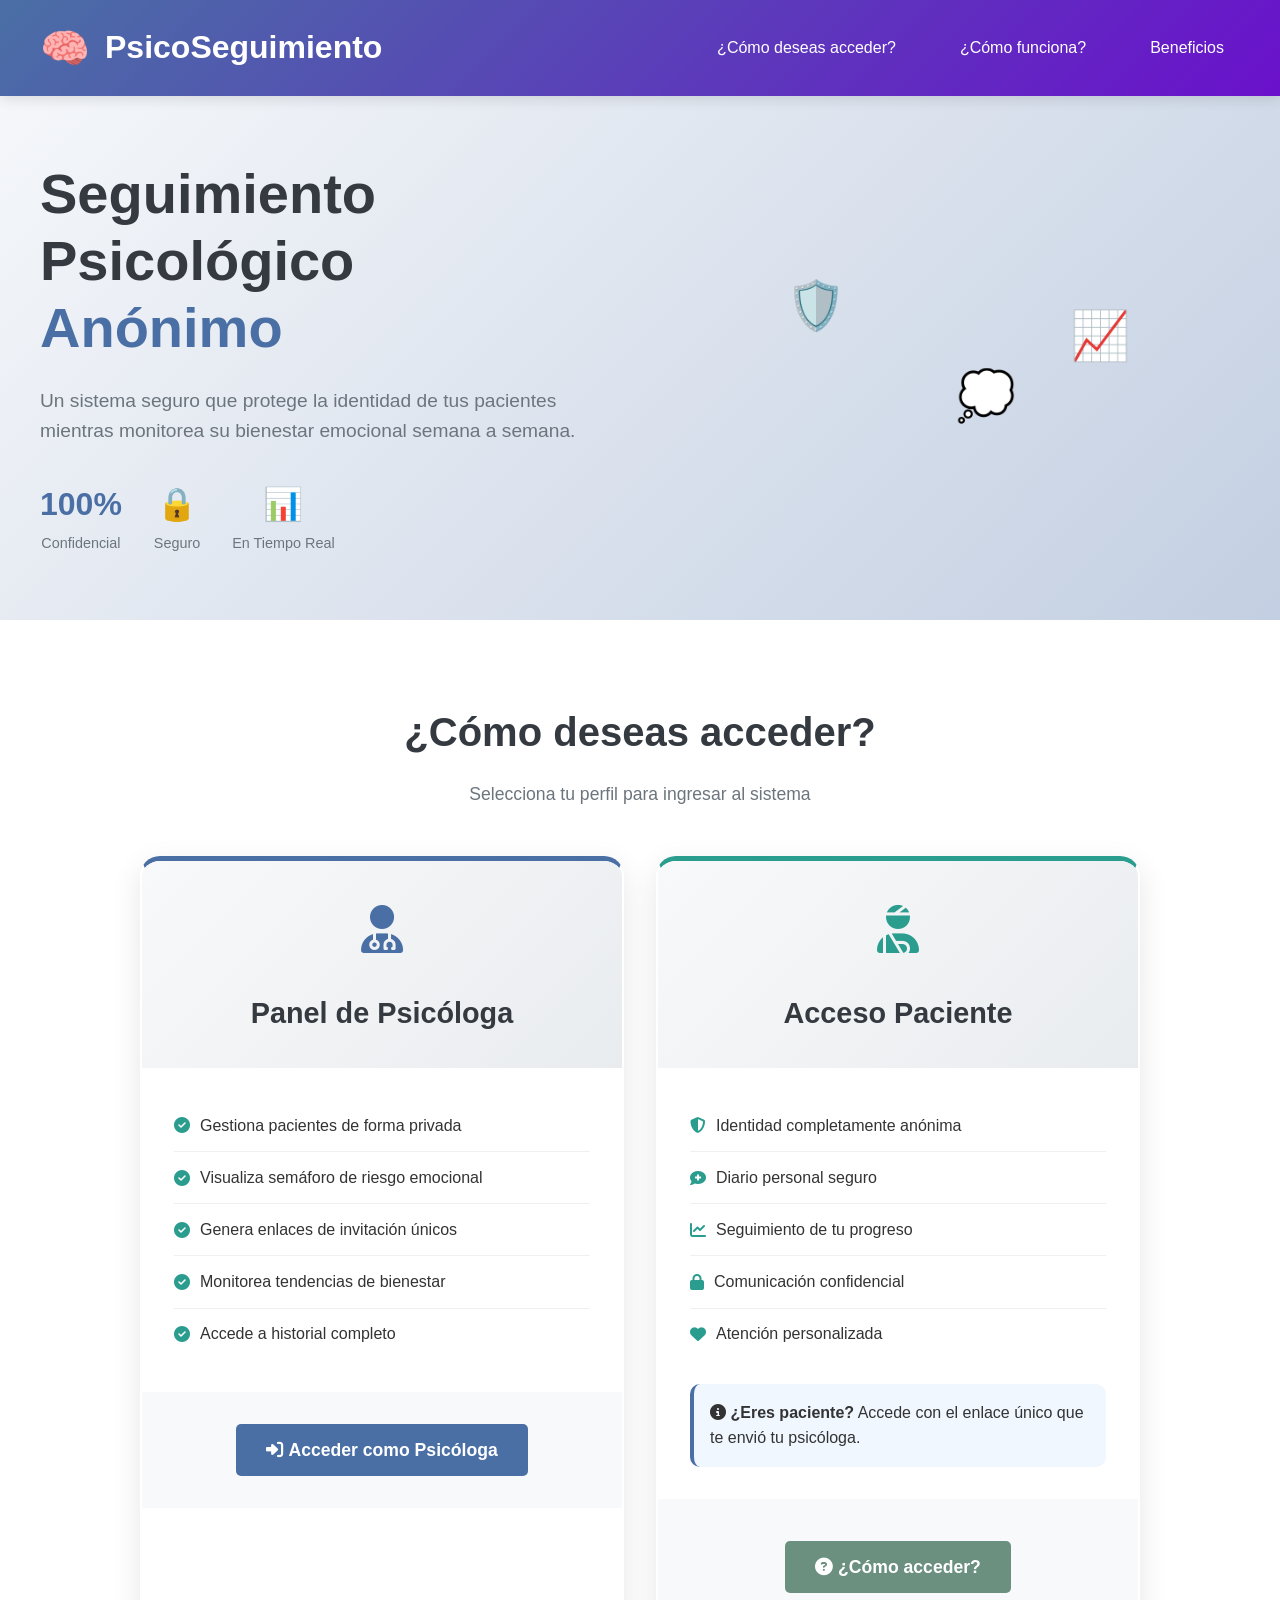
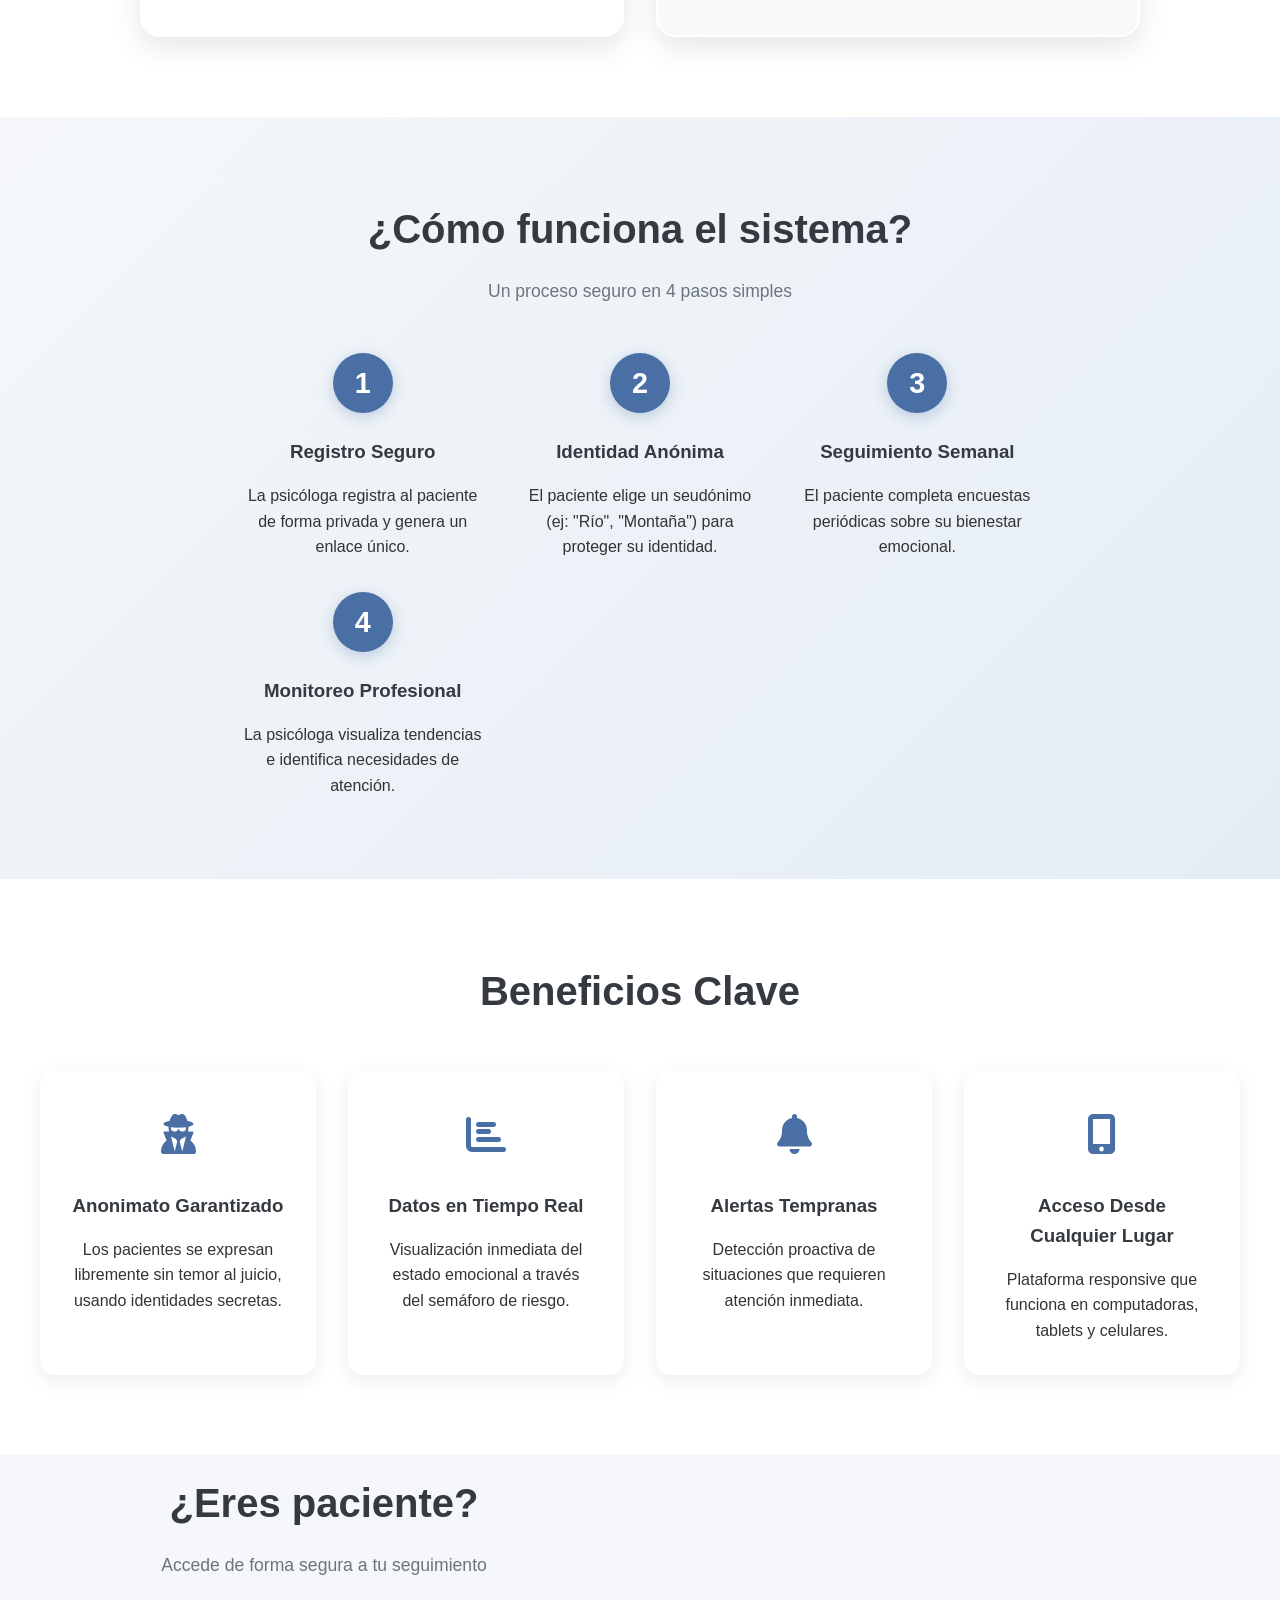
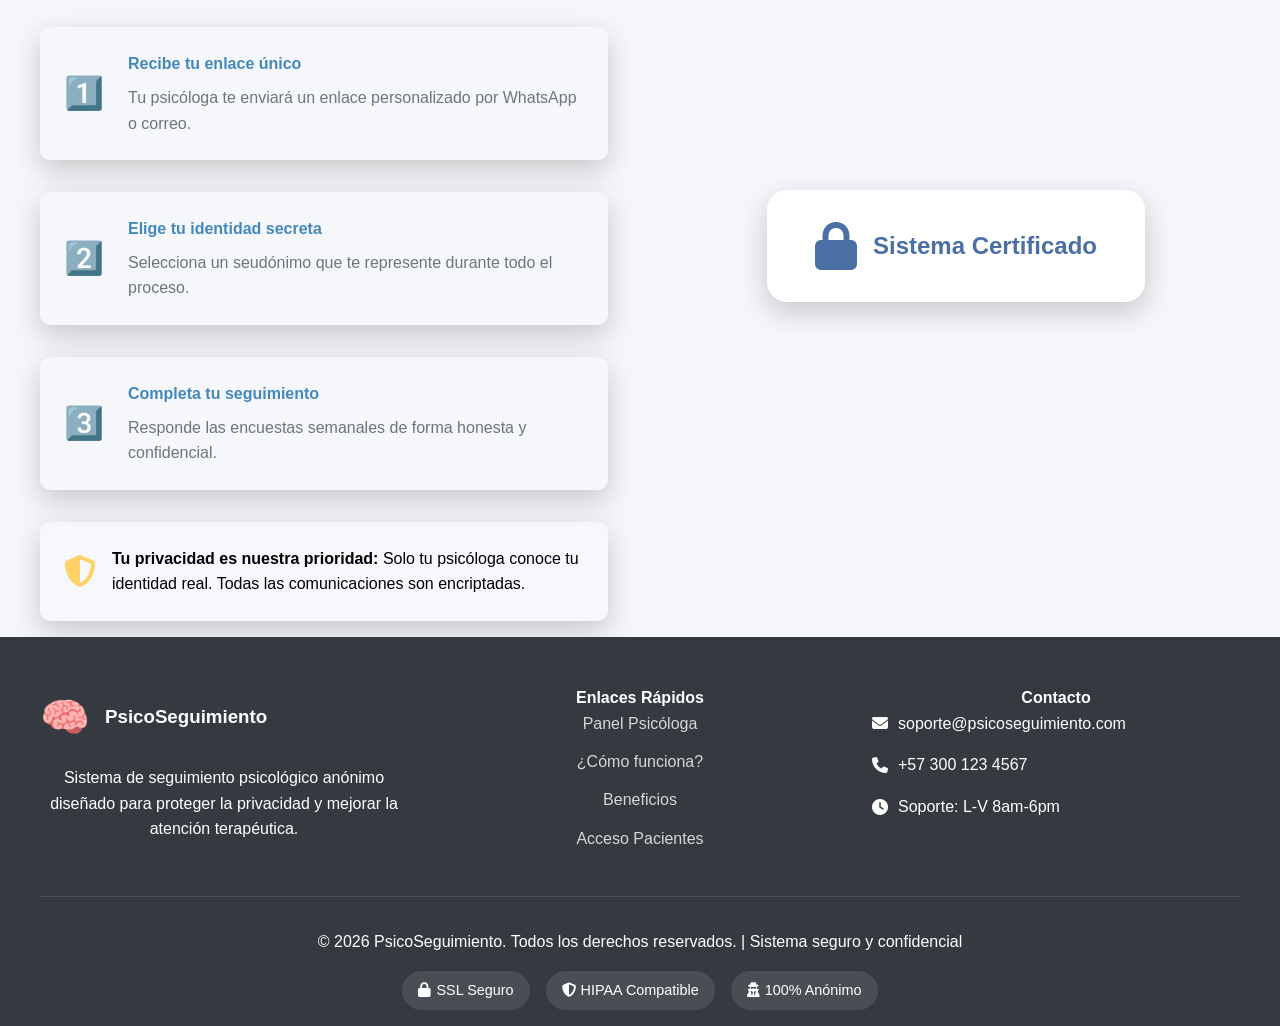
<file: seguimiento-psicologico-frontend/index.html>
<!DOCTYPE html>
<html lang="es">

<head>
    <meta charset="UTF-8">
    <meta name="viewport" content="width=device-width, initial-scale=1.0">
    <title>Sistema de Seguimiento Psicológico Anónimo</title>
    <link rel="stylesheet" href="css/styles.css">
    <link rel="stylesheet" href="css/auth-styles.css">
    <link rel="stylesheet" href="https://cdnjs.cloudflare.com/ajax/libs/font-awesome/6.4.0/css/all.min.css">
</head>

<body>
    <div class="index-container">
        <!-- Header con navegación -->
        <header class="index-header">
            <div class="header-content">
                <div class="logo">
                    <span class="logo-icon">🧠</span>
                    <h1>PsicoSeguimiento</h1>
                </div>
                <nav class="index-nav">
                    <a href="#roles" class="nav-link">¿Cómo deseas acceder?</a>
                    <a href="#como-funciona" class="nav-link">¿Cómo funciona?</a>
                    <a href="#beneficios" class="nav-link">Beneficios</a>
                </nav>
            </div>
        </header>

        <!-- Hero Section -->
        <section class="hero-section">
            <div class="hero-content">
                <div class="hero-text">
                    <h1 class="hero-title">Seguimiento Psicológico <span class="highlight">Anónimo</span></h1>
                    <p class="hero-subtitle">
                        Un sistema seguro que protege la identidad de tus pacientes mientras
                        monitorea su bienestar emocional semana a semana.
                    </p>
                    <div class="hero-stats">
                        <div class="stat">
                            <span class="stat-number">100%</span>
                            <span class="stat-label">Confidencial</span>
                        </div>
                        <div class="stat">
                            <span class="stat-number">🔒</span>
                            <span class="stat-label">Seguro</span>
                        </div>
                        <div class="stat">
                            <span class="stat-number">📊</span>
                            <span class="stat-label">En Tiempo Real</span>
                        </div>
                    </div>
                </div>
                <div class="hero-image">
                    <div class="floating-element">
                        <div class="element-1">🛡️</div>
                        <div class="element-2">💭</div>
                        <div class="element-3">📈</div>
                    </div>
                </div>
            </div>
        </section>

        <!-- Selección de Rol -->
        <section class="role-section" id="roles">
            <h2 class="section-title">¿Cómo deseas acceder?</h2>
            <p class="section-subtitle">Selecciona tu perfil para ingresar al sistema</p>

            <div class="role-cards">
                <div class="role-card psicologa-card">
                    <div class="card-header">
                        <div class="card-icon">
                            <i class="fas fa-user-md"></i>
                        </div>
                        <h3>Panel de Psicóloga</h3>
                    </div>
                    <div class="card-body">
                        <ul class="feature-list">
                            <li><i class="fas fa-check-circle"></i> Gestiona pacientes de forma privada</li>
                            <li><i class="fas fa-check-circle"></i> Visualiza semáforo de riesgo emocional</li>
                            <li><i class="fas fa-check-circle"></i> Genera enlaces de invitación únicos</li>
                            <li><i class="fas fa-check-circle"></i> Monitorea tendencias de bienestar</li>
                            <li><i class="fas fa-check-circle"></i> Accede a historial completo</li>
                        </ul>
                    </div>
                    <div class="card-footer">
                        <a href="pages/auth/login.html" class="btn btn-primary btn-lg">
                            <i class="fas fa-sign-in-alt"></i> Acceder como Psicóloga
                        </a>
                    </div>
                </div>

                <div class="role-card paciente-card">
                    <div class="card-header">
                        <div class="card-icon">
                            <i class="fas fa-user-injured"></i>
                        </div>
                        <h3>Acceso Paciente</h3>
                    </div>
                    <div class="card-body">
                        <ul class="feature-list">
                            <li><i class="fas fa-shield-alt"></i> Identidad completamente anónima</li>
                            <li><i class="fas fa-comment-medical"></i> Diario personal seguro</li>
                            <li><i class="fas fa-chart-line"></i> Seguimiento de tu progreso</li>
                            <li><i class="fas fa-lock"></i> Comunicación confidencial</li>
                            <li><i class="fas fa-heart"></i> Atención personalizada</li>
                        </ul>
                        <div class="patient-access-info">
                            <p><i class="fas fa-info-circle"></i> <strong>¿Eres paciente?</strong> Accede con el enlace
                                único que te envió tu psicóloga.</p>
                        </div>
                    </div>
                    <div class="card-footer">
                        <a href="#como-acceder" class="btn btn-secondary btn-lg">
                            <i class="fas fa-question-circle"></i> ¿Cómo acceder?
                        </a>
                    </div>
                </div>
            </div>
        </section>

        <!-- Cómo Funciona -->
        <section class="how-it-works" id="como-funciona">
            <h2 class="section-title">¿Cómo funciona el sistema?</h2>
            <p class="section-subtitle">Un proceso seguro en 4 pasos simples</p>

            <div class="steps-container">
                <div class="step">
                    <div class="step-number">1</div>
                    <div class="step-content">
                        <h3>Registro Seguro</h3>
                        <p>La psicóloga registra al paciente de forma privada y genera un enlace único.</p>
                    </div>
                </div>

                <div class="step">
                    <div class="step-number">2</div>
                    <div class="step-content">
                        <h3>Identidad Anónima</h3>
                        <p>El paciente elige un seudónimo (ej: "Río", "Montaña") para proteger su identidad.</p>
                    </div>
                </div>

                <div class="step">
                    <div class="step-number">3</div>
                    <div class="step-content">
                        <h3>Seguimiento Semanal</h3>
                        <p>El paciente completa encuestas periódicas sobre su bienestar emocional.</p>
                    </div>
                </div>

                <div class="step">
                    <div class="step-number">4</div>
                    <div class="step-content">
                        <h3>Monitoreo Profesional</h3>
                        <p>La psicóloga visualiza tendencias e identifica necesidades de atención.</p>
                    </div>
                </div>
            </div>
        </section>

        <!-- Beneficios -->
        <section class="benefits-section" id="beneficios">
            <h2 class="section-title">Beneficios Clave</h2>

            <div class="benefits-grid">
                <div class="benefit-card">
                    <div class="benefit-icon">
                        <i class="fas fa-user-secret"></i>
                    </div>
                    <h3>Anonimato Garantizado</h3>
                    <p>Los pacientes se expresan libremente sin temor al juicio, usando identidades secretas.</p>
                </div>

                <div class="benefit-card">
                    <div class="benefit-icon">
                        <i class="fas fa-chart-bar"></i>
                    </div>
                    <h3>Datos en Tiempo Real</h3>
                    <p>Visualización inmediata del estado emocional a través del semáforo de riesgo.</p>
                </div>

                <div class="benefit-card">
                    <div class="benefit-icon">
                        <i class="fas fa-bell"></i>
                    </div>
                    <h3>Alertas Tempranas</h3>
                    <p>Detección proactiva de situaciones que requieren atención inmediata.</p>
                </div>

                <div class="benefit-card">
                    <div class="benefit-icon">
                        <i class="fas fa-mobile-alt"></i>
                    </div>
                    <h3>Acceso Desde Cualquier Lugar</h3>
                    <p>Plataforma responsive que funciona en computadoras, tablets y celulares.</p>
                </div>
            </div>
        </section>

        <!-- Información para Pacientes -->
        <section class="patient-info" id="como-acceder">
            <div class="patient-info-content">
                <div class="info-text">
                    <h2 class="section-title">¿Eres paciente?</h2>
                    <p class="section-subtitle">Accede de forma segura a tu seguimiento</p>

                    <div class="access-steps">
                        <div class="access-step">
                            <span class="step-icon">1️⃣</span>
                            <div>
                                <h4>Recibe tu enlace único</h4>
                                <p>Tu psicóloga te enviará un enlace personalizado por WhatsApp o correo.</p>
                            </div>
                        </div>

                        <div class="access-step">
                            <span class="step-icon">2️⃣</span>
                            <div>
                                <h4>Elige tu identidad secreta</h4>
                                <p>Selecciona un seudónimo que te represente durante todo el proceso.</p>
                            </div>
                        </div>

                        <div class="access-step">
                            <span class="step-icon">3️⃣</span>
                            <div>
                                <h4>Completa tu seguimiento</h4>
                                <p>Responde las encuestas semanales de forma honesta y confidencial.</p>
                            </div>
                        </div>
                    </div>

                    <div class="security-notice">
                        <i class="fas fa-shield-alt"></i>
                        <p><strong>Tu privacidad es nuestra prioridad:</strong> Solo tu psicóloga conoce tu identidad
                            real. Todas las comunicaciones son encriptadas.</p>
                    </div>
                </div>

                <div class="info-image">
                    <div class="secure-badge">
                        <i class="fas fa-lock"></i>
                        <span>Sistema Certificado</span>
                    </div>
                </div>
            </div>
        </section>

        <!-- Footer -->
        <footer class="index-footer">
            <div class="footer-content">
                <div class="footer-section">
                    <div class="footer-logo">
                        <span class="logo-icon">🧠</span>
                        <h3>PsicoSeguimiento</h3>
                    </div>
                    <p>Sistema de seguimiento psicológico anónimo diseñado para proteger la privacidad y mejorar la
                        atención terapéutica.</p>
                </div>

                <div class="footer-section">
                    <h4>Enlaces Rápidos</h4>
                    <ul class="footer-links">
                        <li><a href="pages/auth/login.html">Panel Psicóloga</a></li>
                        <li><a href="#como-funciona">¿Cómo funciona?</a></li>
                        <li><a href="#beneficios">Beneficios</a></li>
                        <li><a href="#como-acceder">Acceso Pacientes</a></li>
                    </ul>
                </div>

                <div class="footer-section">
                    <h4>Contacto</h4>
                    <ul class="contact-info">
                        <li><i class="fas fa-envelope"></i> soporte@psicoseguimiento.com</li>
                        <li><i class="fas fa-phone"></i> +57 300 123 4567</li>
                        <li><i class="fas fa-clock"></i> Soporte: L-V 8am-6pm</li>
                    </ul>
                </div>
            </div>

            <div class="footer-bottom">
                <p>© 2026 PsicoSeguimiento. Todos los derechos reservados. | Sistema seguro y confidencial</p>
                <div class="footer-badges">
                    <span class="badge"><i class="fas fa-lock"></i> SSL Seguro</span>
                    <span class="badge"><i class="fas fa-shield-alt"></i> HIPAA Compatible</span>
                    <span class="badge"><i class="fas fa-user-secret"></i> 100% Anónimo</span>
                </div>
            </div>
        </footer>
    </div>

     <script src="js/index.js"></script>
</body>

</html>
</file>
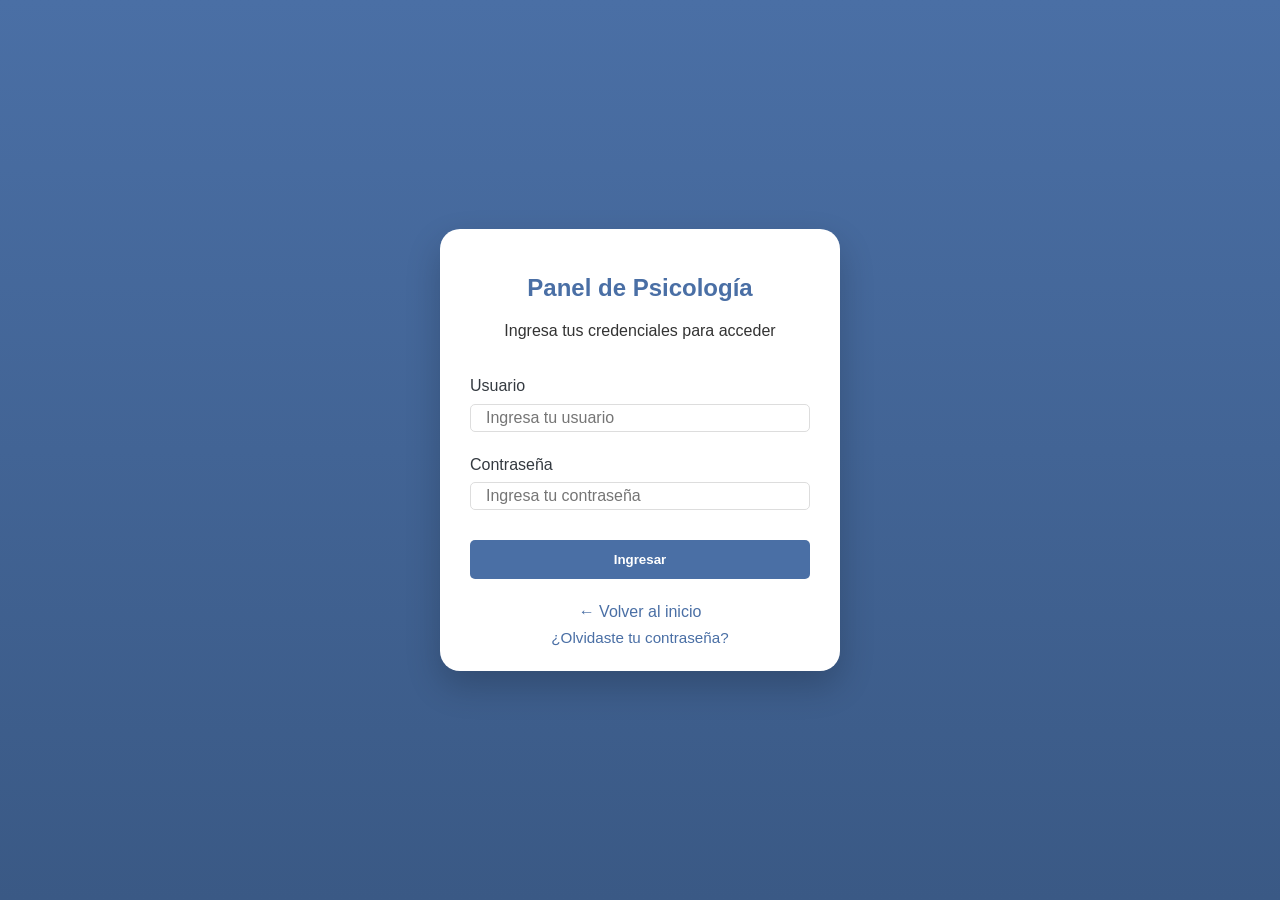
<file: seguimiento-psicologico-frontend/pages/auth/login.html>
<!DOCTYPE html>
<html lang="es">

<head>
    <meta charset="UTF-8">
    <meta name="viewport" content="width=device-width, initial-scale=1.0">
    <title>Login - Panel Psicóloga</title>
    <link rel="stylesheet" href="../../css/styles.css">
    <link rel="stylesheet" href="../../css/auth-styles.css">
</head>

<body>
    <div class="auth-container">
        <div class="auth-box">
            <div class="auth-header">
                <div class="auth-logo"></div>
                <h2>Panel de Psicología</h2>
                <p>Ingresa tus credenciales para acceder</p>
            </div>

            <form id="loginForm">
                <div class="form-group">
                    <label for="username">Usuario</label>
                    <input type="text" id="username" class="form-control" placeholder="Ingresa tu usuario" required>
                </div>

                <div class="form-group">
                    <label for="password">Contraseña</label>
                    <input type="password" id="password" class="form-control" placeholder="Ingresa tu contraseña"
                        required>
                </div>

                <button type="submit" class="btn btn-primary auth-btn">Ingresar</button>

                <div class="auth-links">
                    <a href="../../index.html">← Volver al inicio</a>
                    <br>
                    <a href="password-recovery.html" class="forgot-password">
                        ¿Olvidaste tu contraseña?
                    </a>
                </div>
            </form>
        </div>
    </div>

    <script src="../../js/auth.js"></script>
</body>

</html>
</file>
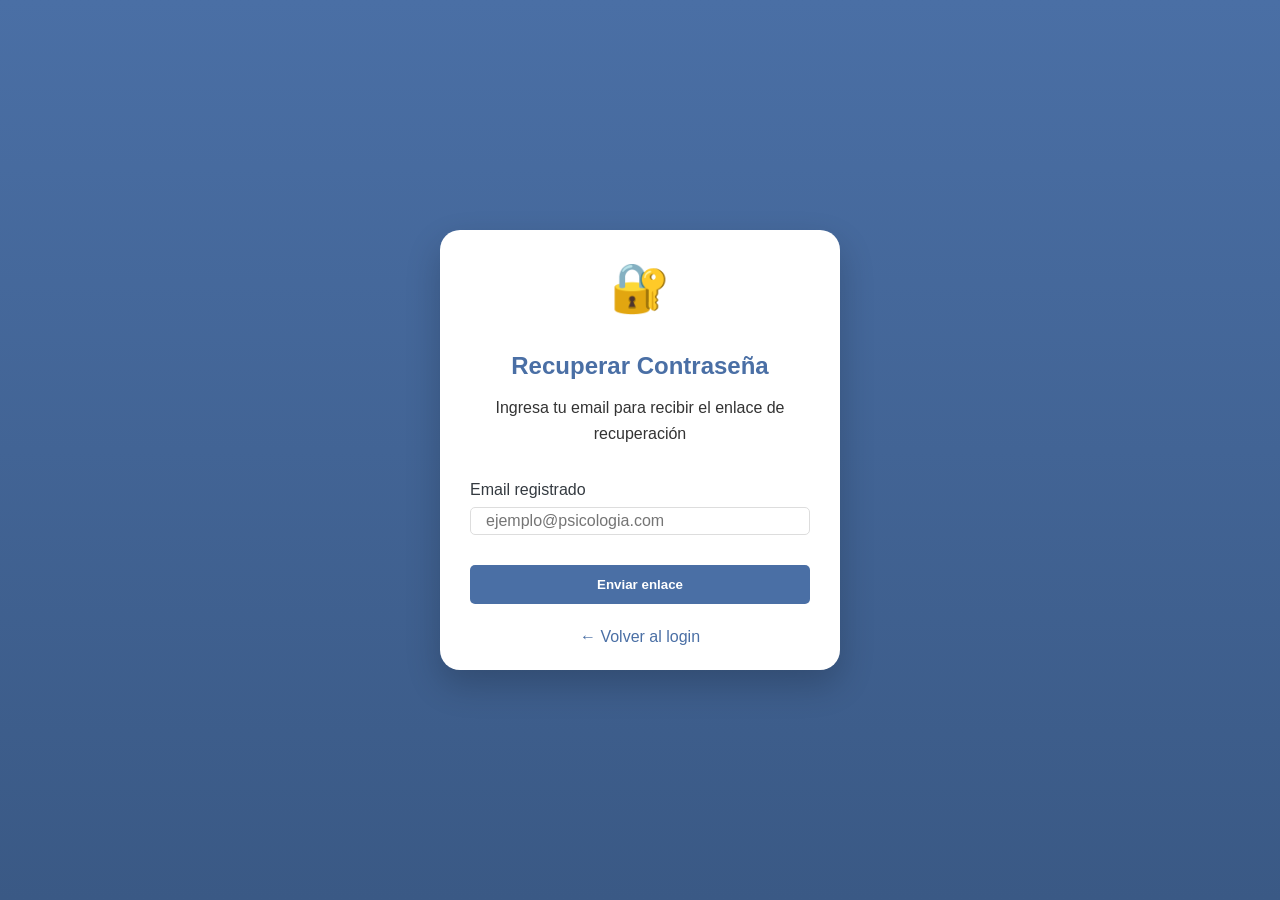
<file: seguimiento-psicologico-frontend/pages/auth/password-recovery.html>
<!DOCTYPE html>
<html lang="es">
<head>
    <meta charset="UTF-8">
    <meta name="viewport" content="width=device-width, initial-scale=1.0">
    <title>Recuperar Contraseña</title>
    <link rel="stylesheet" href="../../css/styles.css">
    <link rel="stylesheet" href="../../css/auth-styles.css">
</head>
<body>
    <div class="auth-container">
        <div class="auth-box">
            <div class="auth-header">
                <div class="auth-logo">🔐</div>
                <h2>Recuperar Contraseña</h2>
                <p>Ingresa tu email para recibir el enlace de recuperación</p>
            </div>
            
            <form id="recoveryForm">
                <div class="form-group">
                    <label for="recoveryEmail">Email registrado</label>
                    <input type="email" id="recoveryEmail" class="form-control" 
                           placeholder="ejemplo@psicologia.com" required>
                </div>
                
                <div id="recoveryMessage" class="message"></div>
                
                <button type="submit" class="btn btn-primary auth-btn">Enviar enlace</button>
                
                <div class="auth-links">
                    <a href="login.html">← Volver al login</a>
                </div>
            </form>
        </div>
    </div>
    
    <script src="../../js/password-recovery.js"></script>
</body>
</html>
</file>
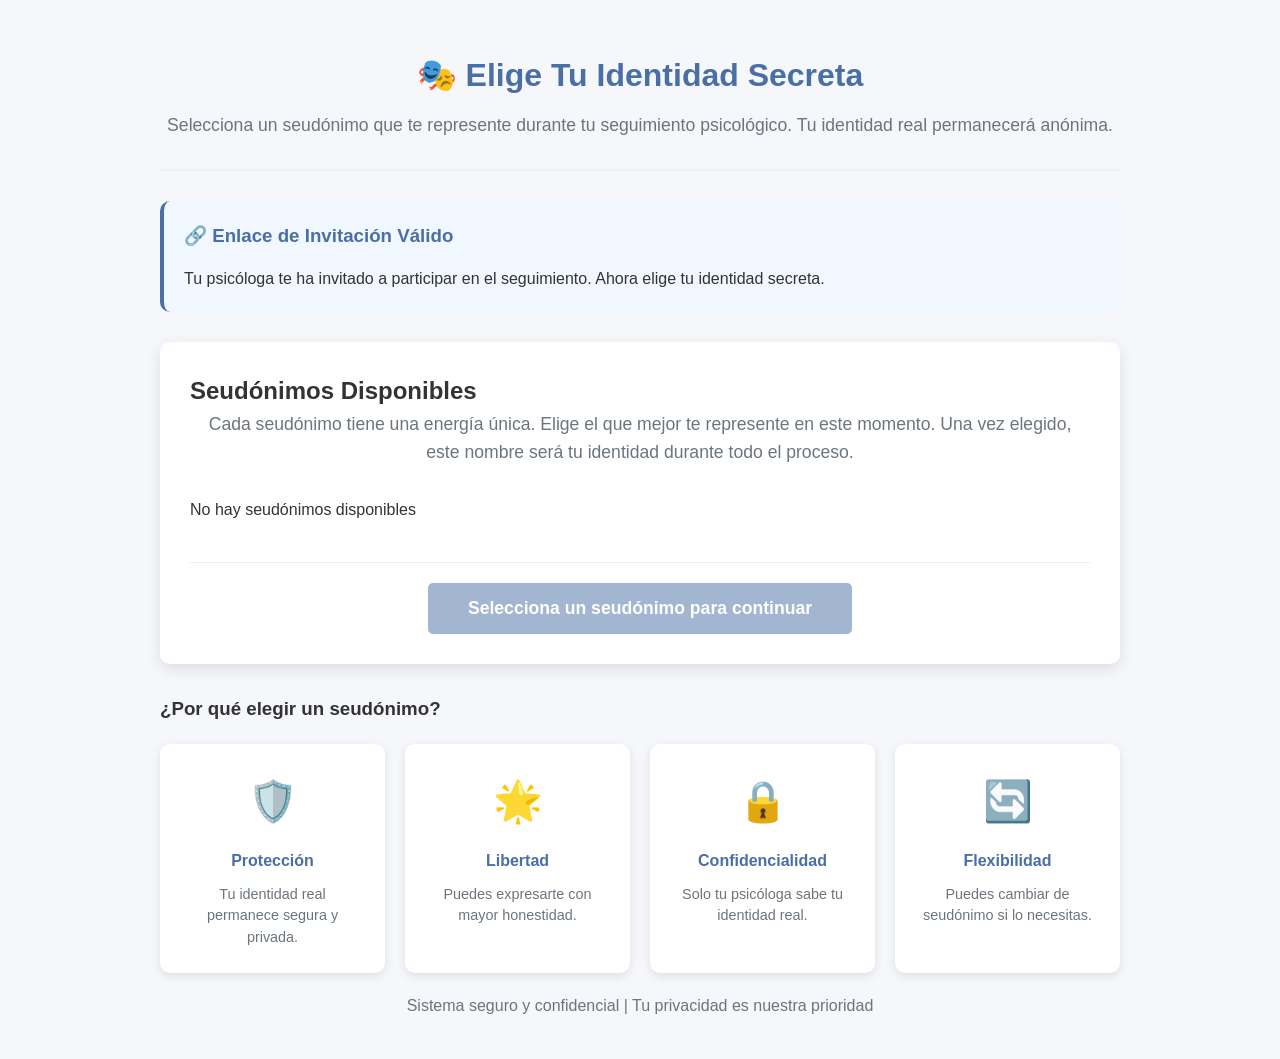
<file: seguimiento-psicologico-frontend/pages/patient/choose-identity.html>
<!DOCTYPE html>
<html lang="es">

<head>
    <meta charset="UTF-8">
    <meta name="viewport" content="width=device-width, initial-scale=1.0">
    <title>Elegir Identidad - Sistema Psicológico</title>
    <link rel="stylesheet" href="../../css/styles.css">
    <link rel="stylesheet" href="../../css/patient-styles.css">
</head>

<body>
    <div class="patient-container">
        <div class="patient-header">
            <h1>🎭 Elige Tu Identidad Secreta</h1>
            <p class="patient-subtitle">
                Selecciona un seudónimo que te represente durante tu seguimiento psicológico.
                Tu identidad real permanecerá anónima.
            </p>
        </div>

        <!-- Token de invitación (si viene en la URL) -->
        <div id="tokenSection" class="token-section" style="display: none;">
            <h3>🔗 Enlace de Invitación Válido</h3>
            <p>Tu psicóloga te ha invitado a participar en el seguimiento. Ahora elige tu identidad secreta.</p>
            <input type="hidden" id="invitationToken">
        </div>

        <div class="pseudonyms-section">
            <h2>Seudónimos Disponibles</h2>
            <p class="section-description">
                Cada seudónimo tiene una energía única. Elige el que mejor te represente en este momento.
                Una vez elegido, este nombre será tu identidad durante todo el proceso.
            </p>

            <div class="pseudonyms-grid" id="pseudonymsGrid">
                <!-- Los seudónimos se cargarán con JavaScript -->
                <div class="loading">Cargando seudónimos disponibles...</div>
            </div>

            <div class="action-controls">
                <button id="continueBtn" class="btn btn-primary btn-continue" disabled>
                    Selecciona un seudónimo para continuar
                </button>

                <form id="linkPseudonymForm" style="display: none;">
                    <input type="hidden" id="selectedPseudonymId">
                </form>
            </div>
        </div>

        <div class="section">
            <h3>¿Por qué elegir un seudónimo?</h3>
            <div class="info-grid">
                <div class="info-card">
                    <div class="info-icon">🛡️</div>
                    <h4>Protección</h4>
                    <p>Tu identidad real permanece segura y privada.</p>
                </div>

                <div class="info-card">
                    <div class="info-icon">🌟</div>
                    <h4>Libertad</h4>
                    <p>Puedes expresarte con mayor honestidad.</p>
                </div>

                <div class="info-card">
                    <div class="info-icon">🔒</div>
                    <h4>Confidencialidad</h4>
                    <p>Solo tu psicóloga sabe tu identidad real.</p>
                </div>

                <div class="info-card">
                    <div class="info-icon">🔄</div>
                    <h4>Flexibilidad</h4>
                    <p>Puedes cambiar de seudónimo si lo necesitas.</p>
                </div>
            </div>
        </div>

        <footer>
            <p>Sistema seguro y confidencial | Tu privacidad es nuestra prioridad</p>
        </footer>
    </div>

    <script src="../../js/api.js"></script>
    <script src="../../js/patient.js"></script>
   <script src="../../js/choose-identity.js"></script>
</body>

</html>
</file>
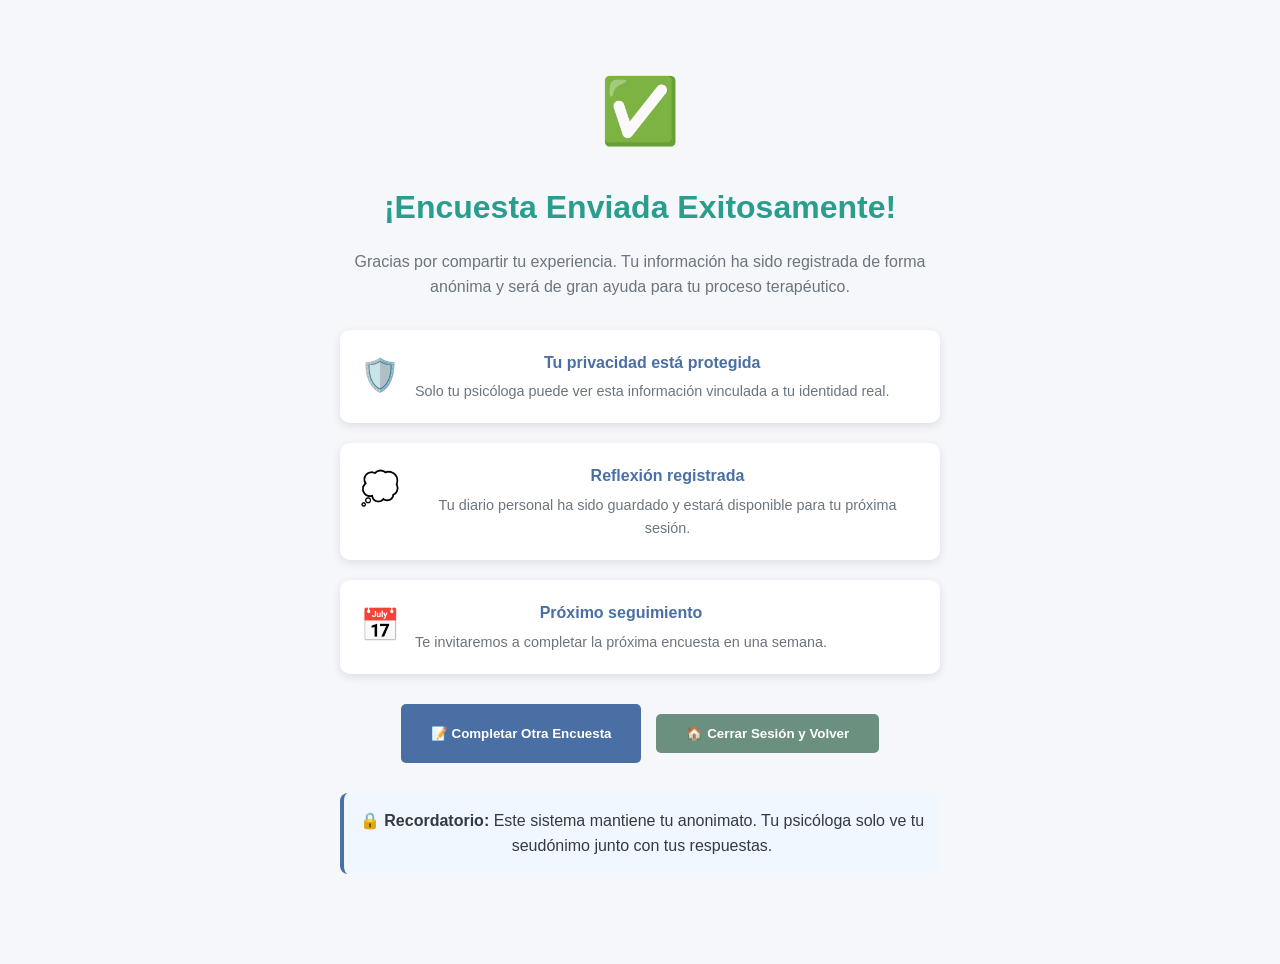
<file: seguimiento-psicologico-frontend/pages/patient/success.html>
<!DOCTYPE html>
<html lang="es">

<head>
    <meta charset="UTF-8">
    <meta name="viewport" content="width=device-width, initial-scale=1.0">
    <title>¡Gracias! - Sistema Psicológico</title>
    <link rel="stylesheet" href="../../css/styles.css">
    <link rel="stylesheet" href="../../css/patient-styles.css">
</head>

<body>
    <div class="patient-container">
        <div class="success-container">
            <div class="success-icon">✅</div>
            <h1>¡Encuesta Enviada Exitosamente!</h1>

            <p>
                Gracias por compartir tu experiencia. Tu información ha sido registrada de forma anónima
                y será de gran ayuda para tu proceso terapéutico.
            </p>

            <div class="success-details">
                <div class="detail-item">
                    <div class="detail-icon">🛡️</div>
                    <div>
                        <h4>Tu privacidad está protegida</h4>
                        <p>Solo tu psicóloga puede ver esta información vinculada a tu identidad real.</p>
                    </div>
                </div>

                <div class="detail-item">
                    <div class="detail-icon">💭</div>
                    <div>
                        <h4>Reflexión registrada</h4>
                        <p>Tu diario personal ha sido guardado y estará disponible para tu próxima sesión.</p>
                    </div>
                </div>

                <div class="detail-item">
                    <div class="detail-icon">📅</div>
                    <div>
                        <h4>Próximo seguimiento</h4>
                        <p>Te invitaremos a completar la próxima encuesta en una semana.</p>
                    </div>
                </div>
            </div>

            <div class="success-actions">
                <button class="btn btn-primary" onclick="location.href='survey.html'">
                    📝 Completar Otra Encuesta
                </button>

                <!-- Botón modificado -->
                <button class="btn btn-secondary" onclick="pacienteLogout()">
                    🏠 Cerrar Sesión y Volver
                </button>
            </div>

            <div class="confidentiality-notice">
                <p>🔒 <strong>Recordatorio:</strong> Este sistema mantiene tu anonimato. Tu psicóloga solo ve tu
                    seudónimo junto con tus respuestas.</p>
            </div>
        </div>
    </div>

   <script src="../../js/utils.js"></script>
    <script src="../../js/success.js"></script>
</body>

</html>
</file>
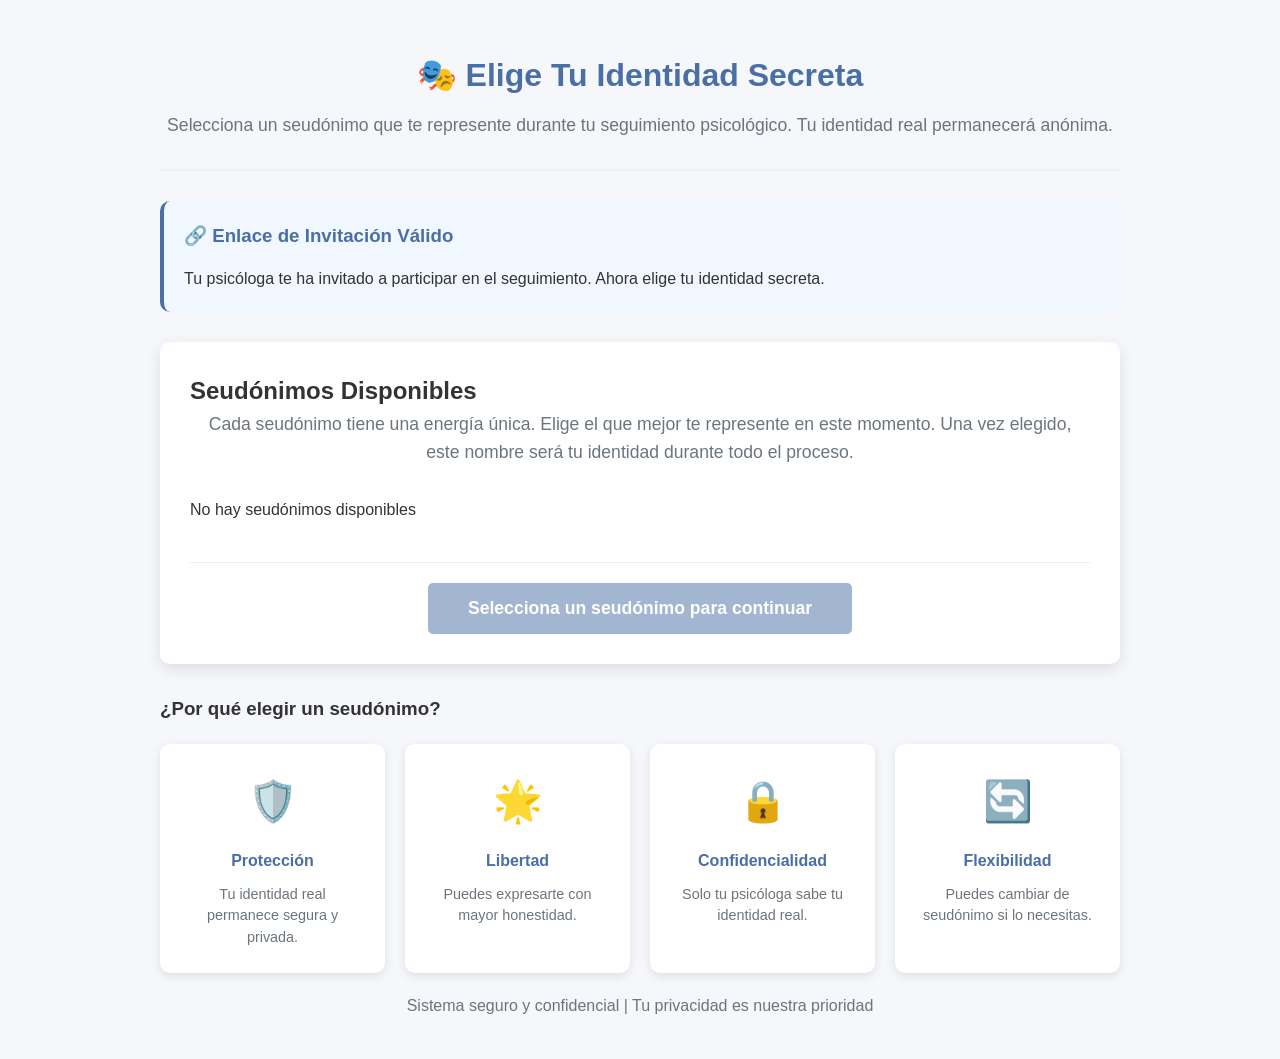
<file: seguimiento-psicologico-frontend/pages/patient/survey.html>
<!DOCTYPE html>
<html lang="es">

<head>
    <meta charset="UTF-8">
    <meta name="viewport" content="width=device-width, initial-scale=1.0">
    <title>Encuesta de Seguimiento - Sistema Psicológico</title>
    <link rel="stylesheet" href="../../css/styles.css">
    <link rel="stylesheet" href="../../css/patient-styles.css">
</head>

<body>
    <div class="patient-container">
        <div class="patient-header">
            <h1>📊 Tu Seguimiento Semanal</h1>
            <p class="patient-subtitle">
                Comparte honestamente cómo te has sentido esta semana. Tu psicóloga verá esta información de forma
                anónima.
            </p>
        </div>

        <div class="survey-container">
            <div class="alias-badge" id="aliasDisplay">
                Cargando identidad...
            </div>

            <form id="surveyForm">
                <!-- Eje Clínico -->
                <div class="survey-section">
                    <h3>
                        <span class="section-icon">❤️</span>
                        ¿Cómo me siento?
                    </h3>
                    <p>Evalúa tu bienestar emocional general esta semana.</p>

                    <div class="slider-container">
                        <div class="slider-header">
                            <div class="slider-label">Bienestar Emocional</div>
                            <div class="slider-value-display">
                                <span class="slider-value" id="ejeClinicoValue">5</span>
                                <span class="slider-emoji" id="ejeClinicoEmoji">😐</span>
                            </div>
                        </div>

                        <input type="range" id="ejeClinico" min="1" max="10" value="5" step="1" class="slider">

                        <div class="slider-labels">
                            <span>1 - Muy mal</span>
                            <span>5 - Neutral</span>
                            <span>10 - Excelente</span>
                        </div>
                    </div>
                </div>

                <!-- Eje Servicio -->
                <div class="survey-section">
                    <h3>
                        <span class="section-icon">👩‍⚕️</span>
                        ¿Cómo estuvo la sesión?
                    </h3>
                    <p>Valora tu experiencia con la psicóloga en la última sesión.</p>

                    <div class="slider-container">
                        <div class="slider-header">
                            <div class="slider-label">Calidad del Servicio</div>
                            <div class="slider-value-display">
                                <span class="slider-value" id="ejeServicioValue">5</span>
                                <span class="slider-emoji" id="ejeServicioEmoji">😐</span>
                            </div>
                        </div>

                        <input type="range" id="ejeServicio" min="1" max="10" value="5" step="1" class="slider">

                        <div class="slider-labels">
                            <span>1 - Muy mal</span>
                            <span>5 - Neutral</span>
                            <span>10 - Excelente</span>
                        </div>
                    </div>
                </div>

                <!-- Eje Cualitativo -->
                <div class="survey-section">
                    <h3>
                        <span class="section-icon">📝</span>
                        Diario Personal
                    </h3>
                    <p>Comparte libremente tus pensamientos, sentimientos o reflexiones de la semana.</p>

                    <div class="diary-container">
                        <div class="diary-header">
                            <span class="diary-icon">💭</span>
                            <div>
                                <h4>Espacio para tu reflexión</h4>
                                <p>Escribe lo que quieras compartir. Este espacio es completamente confidencial.</p>
                            </div>
                        </div>

                        <textarea id="ejeCualitativo"
                            placeholder="Esta semana me sentí... / Logré... / Me costó... / Quiero trabajar en..."
                            rows="8"></textarea>

                        <p class="diary-hint">
                            💡 Tip: Puedes escribir sobre logros, desafíos, insights o cualquier cosa que quieras
                            procesar.
                        </p>
                    </div>
                </div>

                <!-- Botón de envío -->
                <div class="form-group" style="text-align: center; margin-top: 40px;">
                    <button type="submit" class="btn btn-primary btn-lg">
                        📤 Enviar Mi Seguimiento
                    </button>

                    <p class="form-help">
                        <small>
                            ⏱️ Esta encuesta toma aproximadamente 3 minutos completar.<br>
                            🔒 Tus respuestas son completamente anónimas y confidenciales.
                        </small>
                    </p>
                </div>
            </form>
        </div>

        <footer>
            <p>Sistema seguro y confidencial | Tu honestidad ayuda en tu proceso terapéutico</p>
        </footer>
    </div>

    <script src="../../js/api.js"></script>
    <script src="../../js/patient.js"></script>
    <script src="../../js/survey.js"></script> 
</body>

</html>
</file>
<file: seguimiento-psicologico-frontend/css/styles.css>
/* ==================== ESTILOS EXCLUSIVOS PARA INDEX.HTML ==================== */

/* Contenedor principal index */
.index-container {
    min-height: 100vh;
    display: flex;
    flex-direction: column;
}

/* Header del index */
.index-header {
    background: linear-gradient(135deg, var(--primary-color), #6a11cb);
    color: white;
    padding: 1rem 2rem;
    box-shadow: 0 4px 12px rgba(0,0,0,0.1);
    position: sticky;
    top: 0;
    z-index: 1000;
}

.header-content {
    max-width: 1200px;
    margin: 0 auto;
    display: flex;
    justify-content: space-between;
    align-items: center;
}

.logo {
    display: flex;
    align-items: center;
    gap: 15px;
}

.logo-icon {
    font-size: 2.5rem;
    animation: pulse 2s infinite;
}

@keyframes pulse {
    0%, 100% { transform: scale(1); }
    50% { transform: scale(1.1); }
}

.index-nav {
    display: flex;
    gap: 2rem;
}

.nav-link {
    color: white;
    text-decoration: none;
    font-weight: 500;
    padding: 0.5rem 1rem;
    border-radius: 5px;
    transition: all 0.3s;
}

.nav-link:hover {
    background: rgba(255,255,255,0.1);
    transform: translateY(-2px);
}

/* Hero Section */
.hero-section {
    background: linear-gradient(135deg, #f5f7fa 0%, #c3cfe2 100%);
    padding: 4rem 2rem;
    position: relative;
    overflow: hidden;
}

.hero-content {
    max-width: 1200px;
    margin: 0 auto;
    display: grid;
    grid-template-columns: 1fr 1fr;
    gap: 4rem;
    align-items: center;
}

.hero-title {
    font-size: 3.5rem;
    color: var(--dark-color);
    margin-bottom: 1.5rem;
    line-height: 1.2;
}

.highlight {
    color: var(--primary-color);
    position: relative;
}

.highlight::after {
    content: '';
    position: absolute;
    bottom: 5px;
    left: 0;
    width: 100%;
    height: 8px;
    background: rgba(74, 111, 165, 0.2);
    z-index: -1;
}

.hero-subtitle {
    font-size: 1.2rem;
    color: var(--gray-color);
    margin-bottom: 2rem;
    line-height: 1.6;
}

.hero-stats {
    display: flex;
    gap: 2rem;
    margin-top: 2rem;
}

.stat {
    text-align: center;
}

.stat-number {
    display: block;
    font-size: 2rem;
    font-weight: bold;
    color: var(--primary-color);
}

.stat-label {
    font-size: 0.9rem;
    color: var(--gray-color);
}

.hero-image {
    position: relative;
    height: 300px;
}

.floating-element div {
    position: absolute;
    font-size: 3rem;
    animation: float 6s ease-in-out infinite;
}

.element-1 {
    top: 20%;
    left: 20%;
    animation-delay: 0s;
}

.element-2 {
    top: 50%;
    left: 50%;
    animation-delay: 2s;
}

.element-3 {
    top: 30%;
    left: 70%;
    animation-delay: 4s;
}

@keyframes float {
    0%, 100% { transform: translateY(0) rotate(0deg); }
    50% { transform: translateY(-20px) rotate(5deg); }
}

/* Role Section */
.role-section {
    padding: 5rem 2rem;
    background: white;
}

.section-title {
    text-align: center;
    font-size: 2.5rem;
    color: var(--dark-color);
    margin-bottom: 1rem;
}

.section-subtitle {
    text-align: center;
    color: var(--gray-color);
    margin-bottom: 3rem;
    font-size: 1.1rem;
}

.role-cards {
    max-width: 1000px;
    margin: 0 auto;
    display: grid;
    grid-template-columns: repeat(auto-fit, minmax(450px, 1fr));
    gap: 2rem;
}

.role-card {
    background: white;
    border-radius: 20px;
    overflow: hidden;
    box-shadow: 0 10px 30px rgba(0,0,0,0.1);
    transition: all 0.3s;
    border: 2px solid transparent;
}

.role-card:hover {
    transform: translateY(-10px);
    box-shadow: 0 20px 40px rgba(0,0,0,0.15);
}

.psicologa-card {
    border-top: 5px solid var(--primary-color);
}

.paciente-card {
    border-top: 5px solid #2a9d8f;
}

.card-header {
    background: linear-gradient(135deg, #f8f9fa, #e9ecef);
    padding: 2rem;
    text-align: center;
}

.card-icon {
    font-size: 3rem;
    margin-bottom: 1rem;
    color: var(--primary-color);
}

.paciente-card .card-icon {
    color: #2a9d8f;
}

.card-header h3 {
    font-size: 1.8rem;
    color: var(--dark-color);
}

.card-body {
    padding: 2rem;
}

.feature-list {
    list-style: none;
    padding: 0;
}

.feature-list li {
    padding: 0.8rem 0;
    border-bottom: 1px solid #f0f0f0;
    display: flex;
    align-items: center;
    gap: 10px;
}

.feature-list li:last-child {
    border-bottom: none;
}

.feature-list i {
    color: #2a9d8f;
}

.patient-access-info {
    background: #f0f7ff;
    padding: 1rem;
    border-radius: 10px;
    margin-top: 1.5rem;
    border-left: 4px solid var(--primary-color);
}

.card-footer {
    padding: 2rem;
    text-align: center;
    background: #f8f9fa;
}

.btn-lg {
    padding: 1rem 2rem;
    font-size: 1.1rem;
    display: inline-flex;
    align-items: center;
    gap: 10px;
}

/* How It Works */
.how-it-works {
    padding: 5rem 2rem;
    background: linear-gradient(135deg, #f5f7fa 0%, #e4edf5 100%);
}

.steps-container {
    max-width: 800px;
    margin: 3rem auto 0;
    display: grid;
    grid-template-columns: repeat(auto-fit, minmax(200px, 1fr));
    gap: 2rem;
}

.step {
    text-align: center;
    opacity: 0;
    transform: translateY(20px);
    transition: all 0.5s;
}

.step.animate-in {
    opacity: 1;
    transform: translateY(0);
}

.step-number {
    width: 60px;
    height: 60px;
    background: var(--primary-color);
    color: white;
    border-radius: 50%;
    display: flex;
    align-items: center;
    justify-content: center;
    font-size: 1.8rem;
    font-weight: bold;
    margin: 0 auto 1.5rem;
    box-shadow: 0 4px 15px rgba(74, 111, 165, 0.3);
}

.step-content h3 {
    color: var(--dark-color);
    margin-bottom: 1rem;
}

/* Benefits Section */
.benefits-section {
    padding: 5rem 2rem;
    background: white;
}

.benefits-grid {
    max-width: 1200px;
    margin: 3rem auto 0;
    display: grid;
    grid-template-columns: repeat(auto-fit, minmax(250px, 1fr));
    gap: 2rem;
}

.benefit-card {
    background: white;
    padding: 2rem;
    border-radius: 15px;
    box-shadow: 0 5px 20px rgba(0,0,0,0.08);
    text-align: center;
    transition: all 0.3s;
    opacity: 0;
    transform: translateY(20px);
}

.benefit-card.animate-in {
    opacity: 1;
    transform: translateY(0);
}

.benefit-card:hover {
    transform: translateY(-10px);
    box-shadow: 0 15px 30px rgba(0,0,0,0.15);
}

.benefit-icon {
    font-size: 2.5rem;
    color: var(--primary-color);
    margin-bottom: 1.5rem;
}

.benefit-card h3 {
    color: var(--dark-color);
    margin-bottom: 1rem;
}

/* Patient Info */
.patient-info {
    padding: 1rem 2rem;
    background: linear-gradient(#fff);
    color: #000;
}

.patient-info-content {
    max-width: 1200px;
    margin: 0 auto;
    display: grid;
    grid-template-columns: 1fr 1fr;
    gap: 4rem;
    align-items: center;
}

.access-steps {
    margin: 2rem 0;
}

.access-step {
    display: flex;
    align-items: center;
    gap: 1.5rem;
    margin-bottom: 2rem;
    box-shadow: 0 10px 30px rgba(0, 0, 0, 0.2);
    background: rgba(255,255,255,0.1);
    padding: 1.5rem;
    border-radius: 10px;
    backdrop-filter: blur(10px);
}

.step-icon {
    font-size: 2rem;
    flex-shrink: 0;
}

.access-step h4 {
    margin-bottom: 0.5rem;
    color: #48b;
}

.access-step p {
    color: #6c757d;
    margin: 0;
}

.security-notice {
    display: flex;
    align-items: center;
    gap: 1rem;
    background: rgba(255,255,255,0.1);
    padding: 1.5rem;
    border-radius: 10px;
    margin-top: 2rem;
    box-shadow: 0 10px 30px rgba(0, 0, 0, 0.2);
}

.security-notice i {
    font-size: 2rem;
    color: #ffd166;
}

.info-image {
    text-align: center;
    position: relative;
}

.secure-badge {
    display: inline-flex;
    align-items: center;
    gap: 1rem;
    background: white;
    color: var(--primary-color);
    padding: 2rem 3rem;
    border-radius: 20px;
    font-size: 1.5rem;
    font-weight: bold;
    box-shadow: 0 10px 30px rgba(0,0,0,0.2);
}

.secure-badge i {
    font-size: 3rem;
}

/* Footer */
.index-footer {
    background: var(--dark-color);
    color: white;
    padding: 3rem 2rem 1rem;
}

.footer-content {
    max-width: 1200px;
    margin: 0 auto;
    display: grid;
    grid-template-columns: repeat(auto-fit, minmax(250px, 1fr));
    gap: 3rem;
    margin-bottom: 2rem;
}

.footer-logo {
    display: flex;
    align-items: center;
    gap: 15px;
    margin-bottom: 1rem;
}

.footer-links {
    list-style: none;
    padding: 0;
}

.footer-links li {
    margin-bottom: 0.8rem;
}

.footer-links a {
    color: rgba(255,255,255,0.8);
    text-decoration: none;
    transition: color 0.3s;
}

.footer-links a:hover {
    color: white;
    padding-left: 5px;
}

.contact-info {
    list-style: none;
    padding: 0;
}

.contact-info li {
    margin-bottom: 1rem;
    display: flex;
    align-items: center;
    gap: 10px;
}

.footer-bottom {
    max-width: 1200px;
    margin: 0 auto;
    padding-top: 2rem;
    border-top: 1px solid rgba(255,255,255,0.1);
    text-align: center;
}

.footer-badges {
    display: flex;
    justify-content: center;
    gap: 1rem;
    margin-top: 1rem;
    flex-wrap: wrap;
}

.badge {
    background: rgba(255,255,255,0.1);
    padding: 0.5rem 1rem;
    border-radius: 20px;
    font-size: 0.9rem;
    display: inline-flex;
    align-items: center;
    gap: 5px;
}

/* Responsive */
@media (max-width: 768px) {
    .header-content {
        flex-direction: column;
        gap: 1rem;
    }
    
    .index-nav {
        flex-wrap: wrap;
        justify-content: center;
    }
    
    .hero-content {
        grid-template-columns: 1fr;
        text-align: center;
        gap: 2rem;
    }
    
    .hero-title {
        font-size: 2.5rem;
    }
    
    .role-cards {
        grid-template-columns: 1fr;
    }
    
    .patient-info-content {
        grid-template-columns: 1fr;
        text-align: center;
    }
    
    .access-step {
        flex-direction: column;
        text-align: center;
    }
    
    .hero-stats {
        justify-content: center;
        flex-wrap: wrap;
    }
    
    .floating-element {
        display: none;
    }
}

/* Animaciones */
@keyframes fadeInUp {
    from {
        opacity: 0;
        transform: translateY(30px);
    }
    to {
        opacity: 1;
        transform: translateY(0);
    }
}

.animate-in {
    animation: fadeInUp 0.6s ease forwards;
}

/* Importar utilidades */
@import url('utils.css');

/* Estilos globales */
* {
    margin: 0;
    padding: 0;
    box-sizing: border-box;
}

:root {
    --primary-color: #4a6fa5;
    --secondary-color: #6b9080;
    --danger-color: #e63946;
    --warning-color: #ff9f1c;
    --success-color: #2a9d8f;
    --light-color: #f8f9fa;
    --dark-color: #343a40;
    --gray-color: #6c757d;
}

body {
    font-family: 'Segoe UI', Tahoma, Geneva, Verdana, sans-serif;
    background-color: #f5f7fa;
    color: #333;
    line-height: 1.6;
}

.container {
    max-width: 1200px;
    margin: 0 auto;
    padding: 20px;
    min-height: 100vh;
    display: flex;
    flex-direction: column;
}

.hero {
    text-align: center;
    padding: 40px 0;
    margin-bottom: 40px;
}

.hero h1 {
    color: var(--primary-color);
    font-size: 2.5rem;
    margin-bottom: 10px;
}

.subtitle {
    color: var(--gray-color);
    font-size: 1.2rem;
}

.role-selection {
    display: flex;
    justify-content: center;
    gap: 40px;
    flex-wrap: wrap;
    margin-bottom: 40px;
}

.card {
    background: white;
    border-radius: 10px;
    padding: 30px;
    width: 350px;
    box-shadow: 0 5px 15px rgba(0,0,0,0.1);
    text-align: center;
    transition: transform 0.3s ease;
}

.card:hover {
    transform: translateY(-5px);
}

.card-icon {
    font-size: 3rem;
    margin-bottom: 20px;
}

.card h2 {
    color: var(--primary-color);
    margin-bottom: 15px;
}

.card p {
    color: var(--gray-color);
    margin-bottom: 25px;
}

.note {
    font-size: 0.9rem;
    color: var(--warning-color);
    margin-top: 10px;
}

.btn {
    display: inline-block;
    padding: 12px 30px;
    border-radius: 5px;
    text-decoration: none;
    font-weight: 600;
    cursor: pointer;
    border: none;
    transition: all 0.3s ease;
}

.btn-primary {
    background-color: var(--primary-color);
    color: white;
}

.btn-primary:hover {
    background-color: #3a5985;
}

.btn-secondary {
    background-color: var(--secondary-color);
    color: white;
    margin: 10px 0;
}

.btn-secondary:hover {
    background-color: #5a7f70;
}

.btn-danger {
    background-color: var(--danger-color);
    color: white;
}

.btn-warning {
    background-color: var(--warning-color);
    color: white;
}

.btn-success {
    background-color: var(--success-color);
    color: white;
    margin-right: 6px;
}

footer {
    text-align: center;
    padding: 20px;
    color: var(--gray-color);
    margin-top: auto;
}

/* Responsive */
@media (max-width: 768px) {
    .role-selection {
        flex-direction: column;
        align-items: center;
    }
    
    .card {
        width: 100%;
        max-width: 350px;
    }
    
    .hero h1 {
        font-size: 2rem;
    }
}
</file>
<file: seguimiento-psicologico-frontend/css/auth-styles.css>
/* Estilos específicos para login */
.auth-container {
    display: flex;
    justify-content: center;
    align-items: center;
    min-height: 100vh;
    background: linear-gradient(180deg, var(--primary-color) 0%, #3a5985 100%)
}

.auth-box {
    background: white;
    padding: 20px 30px;
    border-radius: 20px;
    box-shadow: 0 15px 35px rgba(0,0,0,0.2);
    width: 100%;
    max-width: 400px;
}

.auth-header {
    text-align: center;
    margin-bottom: 30px;
}

.auth-header h2 {
    color: var(--primary-color);
    margin-bottom: 10px;
}

.auth-logo {
    font-size: 3rem;
    margin-bottom: 20px;
}

.form-group {
    margin-bottom: 20px;
}

.form-group label {
    display: block;
    margin-bottom: 5px;
    color: var(--dark-color);
    font-weight: 500;
}

.form-control {
    width: 100%;
    padding: 4px 15px;
    border: 1px solid #ddd;
    border-radius: 5px;
    font-size: 1rem;
    transition: border-color 0.3s;
}

.form-control:focus {
    outline: none;
    border-color: var(--primary-color);
    box-shadow: 0 0 0 3px rgba(74, 111, 165, 0.2);
}

.auth-btn {
    width: 100%;
    padding: 12px;
    margin-top: 10px;
}

.auth-links {
    text-align: center;
    margin-top: 20px;
}

.auth-links a {
    color: var(--primary-color);
    text-decoration: none;
}

.auth-links a:hover {
    text-decoration: underline;
}

.error-message {
    background-color: #fee;
    color: var(--danger-color);
    padding: 10px;
    font-size: 12px;
    border-radius: 5px;
    margin-bottom: 0px;
    text-align: center;
    display: none;
}

/* Estilos para página de recuperación */
.message {
    padding: 12px 15px;
    border-radius: 6px;
    margin: 15px 0;
    display: none;
    font-size: 0.95rem;
}

.message.success {
    background: #d4edda;
    color: #155724;
    border: 1px solid #c3e6cb;
    display: block;
}

.message.error {
    background: #f8d7da;
    color: #721c24;
    border: 1px solid #f5c6cb;
    display: block;
}

.message.info {
    background: #d1ecf1;
    color: #0c5460;
    border: 1px solid #bee5eb;
    display: block;
}

.forgot-password {
    color: #4361ee;
    text-decoration: none;
    font-size: 0.95rem;
    transition: color 0.3s;
}

.forgot-password:hover {
    color: #3a0ca3;
    text-decoration: underline;
}

.form-text {
    color: #6c757d;
    font-size: 0.875rem;
    margin-top: 5px;
    display: block;
}
</file>
<file: seguimiento-psicologico-frontend/css/patient-styles.css>
/* Estilos específicos para pacientes */
.patient-container {
    max-width: 1000px;
    margin: 0 auto;
    padding: 20px;
    min-height: 100vh;
    display: flex;
    flex-direction: column;
}

.patient-header {
    text-align: center;
    padding: 30px 0;
    margin-bottom: 30px;
    border-bottom: 2px solid #f0f0f0;
}

.patient-header h1 {
    color: var(--primary-color);
    margin-bottom: 10px;
}

.patient-subtitle {
    color: var(--gray-color);
    font-size: 1.1rem;
}

/* Seudónimos disponibles */
.pseudonyms-section {
    background: white;
    border-radius: 10px;
    padding: 30px;
    margin-bottom: 30px;
    box-shadow: 0 5px 15px rgba(0,0,0,0.1);
}

.section-description {
    color: var(--gray-color);
    margin-bottom: 25px;
    text-align: center;
    font-size: 1.1rem;
}

.pseudonyms-grid {
    display: grid;
    grid-template-columns: repeat(auto-fill, minmax(200px, 1fr));
    gap: 20px;
    margin-bottom: 30px;
}

.pseudonym-card {
    background: white;
    border: 2px solid #e0e0e0;
    border-radius: 10px;
    padding: 25px 15px;
    text-align: center;
    cursor: pointer;
    transition: all 0.3s ease;
    position: relative;
    overflow: hidden;
}

.pseudonym-card:hover {
    transform: translateY(-5px);
    box-shadow: 0 10px 20px rgba(0,0,0,0.1);
    border-color: var(--primary-color);
}

.pseudonym-card.selected {
    border-color: var(--primary-color);
    background-color: #f0f7ff;
    transform: scale(1.02);
}

.pseudonym-card.selected::before {
    content: '✓';
    position: absolute;
    top: 10px;
    right: 10px;
    background: var(--primary-color);
    color: white;
    width: 25px;
    height: 25px;
    border-radius: 50%;
    display: flex;
    align-items: center;
    justify-content: center;
    font-weight: bold;
}

.pseudonym-icon {
    font-size: 3rem;
    margin-bottom: 15px;
    transition: transform 0.3s;
}

.pseudonym-card:hover .pseudonym-icon {
    transform: scale(1.1);
}

.pseudonym-name {
    font-size: 1.4rem;
    font-weight: bold;
    color: var(--dark-color);
    margin-bottom: 10px;
}

.pseudonym-description {
    color: var(--gray-color);
    font-size: 0.9rem;
    margin-bottom: 15px;
    min-height: 40px;
}

.btn-select {
    background: var(--secondary-color);
    color: white;
    border: none;
    padding: 8px 15px;
    border-radius: 5px;
    cursor: pointer;
    transition: background 0.3s;
    font-weight: 600;
}

.btn-select:hover {
    background: #5a7f70;
}

.pseudonym-card.selected .btn-select {
    background: var(--primary-color);
}

/* Controles de acción */
.action-controls {
    text-align: center;
    margin-top: 30px;
}

.btn-continue {
    padding: 15px 40px;
    font-size: 1.1rem;
    min-width: 250px;
}

.btn-continue:disabled {
    opacity: 0.5;
    cursor: not-allowed;
}

/* Formulario de encuesta */
.survey-container {
    background: white;
    border-radius: 15px;
    padding: 40px;
    box-shadow: 0 10px 30px rgba(0,0,0,0.1);
    max-width: 700px;
    margin: 0 auto;
}

.alias-badge {
    display: inline-block;
    background: linear-gradient(135deg, var(--primary-color), var(--secondary-color));
    color: white;
    padding: 10px 20px;
    border-radius: 50px;
    font-weight: bold;
    font-size: 1.2rem;
    margin-bottom: 30px;
    box-shadow: 0 4px 15px rgba(74, 111, 165, 0.3);
}

.survey-section {
    margin-bottom: 40px;
    padding-bottom: 30px;
    border-bottom: 1px solid #eee;
}

.survey-section:last-child {
    border-bottom: none;
}

.survey-section h3 {
    color: var(--primary-color);
    margin-bottom: 20px;
    display: flex;
    align-items: center;
    gap: 10px;
}

.section-icon {
    font-size: 1.5rem;
}

/* Sliders */
.slider-container {
    margin: 30px 0;
}

.slider-header {
    display: flex;
    justify-content: space-between;
    align-items: center;
    margin-bottom: 15px;
}

.slider-label {
    font-weight: 600;
    color: var(--dark-color);
}

.slider-value-display {
    display: flex;
    align-items: center;
    gap: 15px;
}

.slider-value {
    font-weight: bold;
    font-size: 1.5rem;
    color: var(--primary-color);
    min-width: 30px;
    text-align: center;
}

.slider-emoji {
    font-size: 1.8rem;
}

input[type="range"] {
    width: 100%;
    height: 10px;
    border-radius: 5px;
    background: #e0e0e0;
    outline: none;
    -webkit-appearance: none;
    appearance: none;
}

input[type="range"]::-webkit-slider-thumb {
    -webkit-appearance: none;
    width: 25px;
    height: 25px;
    border-radius: 50%;
    background: var(--primary-color);
    cursor: pointer;
    border: 3px solid white;
    box-shadow: 0 2px 5px rgba(0,0,0,0.2);
}

input[type="range"]::-moz-range-thumb {
    width: 25px;
    height: 25px;
    border-radius: 50%;
    background: var(--primary-color);
    cursor: pointer;
    border: 3px solid white;
    box-shadow: 0 2px 5px rgba(0,0,0,0.2);
}

/* Diario personal */
.diary-container {
    margin-top: 20px;
}

.diary-header {
    display: flex;
    align-items: center;
    gap: 10px;
    margin-bottom: 15px;
}

.diary-icon {
    font-size: 1.5rem;
}

textarea#ejeCualitativo {
    width: 100%;
    min-height: 150px;
    padding: 15px;
    border: 1px solid #ddd;
    border-radius: 8px;
    font-family: inherit;
    font-size: 1rem;
    line-height: 1.5;
    resize: vertical;
    transition: border-color 0.3s;
}

textarea#ejeCualitativo:focus {
    outline: none;
    border-color: var(--primary-color);
    box-shadow: 0 0 0 3px rgba(74, 111, 165, 0.2);
}

.diary-hint {
    color: var(--gray-color);
    font-size: 0.9rem;
    margin-top: 10px;
    text-align: center;
}

/* Encuesta enviada */
.success-container {
    text-align: center;
    padding: 60px 20px;
}

.success-icon {
    font-size: 4rem;
    color: var(--success-color);
    margin-bottom: 20px;
    animation: bounce 1s infinite alternate;
}

@keyframes bounce {
    from { transform: translateY(0); }
    to { transform: translateY(-10px); }
}

.success-container h1 {
    color: var(--success-color);
    margin-bottom: 15px;
}

.success-container p {
    color: var(--gray-color);
    max-width: 600px;
    margin: 0 auto 30px;
    line-height: 1.6;
}

/* Token input */
.token-section {
    background: #f8f9fa;
    border-radius: 10px;
    padding: 25px;
    margin-bottom: 30px;
    border-left: 4px solid var(--primary-color);
}

.token-section h3 {
    color: var(--primary-color);
    margin-bottom: 15px;
}

.token-input-group {
    display: flex;
    gap: 10px;
    margin-top: 15px;
}

.token-input-group input {
    flex: 1;
    padding: 12px 15px;
    border: 1px solid #ddd;
    border-radius: 5px;
    font-size: 1rem;
}

.token-help {
    color: var(--gray-color);
    font-size: 0.9rem;
    margin-top: 10px;
}

/* Loading */
.loading {
    text-align: center;
    padding: 40px;
    color: var(--gray-color);
    font-style: italic;
}

.empty-state {
    text-align: center;
    padding: 40px;
    color: var(--gray-color);
    font-style: italic;
    background: #f8f9fa;
    border-radius: 8px;
}

/* Responsive */
@media (max-width: 768px) {
    .pseudonyms-grid {
        grid-template-columns: repeat(auto-fill, minmax(150px, 1fr));
    }
    
    .survey-container {
        padding: 20px;
    }
    
    .slider-header {
        flex-direction: column;
        align-items: flex-start;
        gap: 10px;
    }
    
    .slider-value-display {
        width: 100%;
        justify-content: space-between;
    }
    
    .token-input-group {
        flex-direction: column;
    }
}

/* Estilos específicos para survey.html */
.slider-labels {
    display: flex;
    justify-content: space-between;
    margin-top: 10px;
    color: var(--gray-color);
    font-size: 0.9rem;
}

.btn-lg {
    padding: 15px 50px;
    font-size: 1.2rem;
}

.form-help {
    margin-top: 15px;
    color: var(--gray-color);
}

.form-help small {
    line-height: 1.6;
}

/* Animaciones para alertas de navegación */
@keyframes slideInAlert {
    0% {
        transform: translateX(100%) scale(0.8);
        opacity: 0;
    }
    70% {
        transform: translateX(-10px) scale(1.05);
    }
    100% {
        transform: translateX(0) scale(1);
        opacity: 1;
    }
}

@keyframes slideOutAlert {
    0% {
        transform: translateX(0) scale(1);
        opacity: 1;
    }
    100% {
        transform: translateX(100%) scale(0.8);
        opacity: 0;
    }
}

@keyframes shakeAlert {
    0%, 100% { transform: translateX(0); }
    10%, 30%, 50%, 70%, 90% { transform: translateX(-5px); }
    20%, 40%, 60%, 80% { transform: translateX(5px); }
}

@keyframes fadeInOut {
    0% { opacity: 0; transform: translateY(-20px); }
    20% { opacity: 1; transform: translateY(0); }
    80% { opacity: 1; transform: translateY(0); }
    100% { opacity: 0; transform: translateY(-20px); }
}

/* Estilos específicos para success.html */
.success-details {
    max-width: 600px;
    margin: 30px auto;
    display: grid;
    gap: 20px;
}

.detail-item {
    display: flex;
    align-items: flex-start;
    gap: 15px;
    padding: 20px;
    background: white;
    border-radius: 10px;
    box-shadow: 0 3px 10px rgba(0,0,0,0.1);
}

.detail-icon {
    font-size: 2rem;
    flex-shrink: 0;
}

.detail-item h4 {
    margin: 0 0 5px 0;
    color: var(--primary-color);
}

.detail-item p {
    margin: 0;
    color: var(--gray-color);
    font-size: 0.9rem;
}

.success-actions {
    display: flex;
    gap: 15px;
    justify-content: center;
    margin: 30px 0;
}

.confidentiality-notice {
    max-width: 600px;
    margin: 30px auto;
    padding: 15px;
    background-color: #f0f7ff;
    border-radius: 8px;
    border-left: 4px solid var(--primary-color);
}

.confidentiality-notice p {
    margin: 0;
    color: var(--dark-color);
}

/* Contenedor de éxito */
.success-container {
    text-align: center;
    padding: 40px 20px;
    max-width: 800px;
    margin: 0 auto;
}

.success-icon {
    font-size: 4rem;
    margin-bottom: 20px;
}

/* Estilos específicos para choose-identity.html */
.info-grid {
    display: grid;
    grid-template-columns: repeat(auto-fit, minmax(200px, 1fr));
    gap: 20px;
    margin-top: 20px;
}

.info-card {
    background: white;
    border-radius: 10px;
    padding: 25px;
    text-align: center;
    box-shadow: 0 3px 10px rgba(0,0,0,0.1);
}

.info-icon {
    font-size: 2.5rem;
    margin-bottom: 15px;
}

.info-card h4 {
    color: var(--primary-color);
    margin-bottom: 10px;
}

.info-card p {
    color: var(--gray-color);
    font-size: 0.9rem;
    line-height: 1.5;
}

.token-section {
    background: #f0f7ff;
    border-radius: 10px;
    padding: 20px;
    margin-bottom: 30px;
    border-left: 4px solid var(--primary-color);
}

.pseudonyms-grid {
    display: grid;
    grid-template-columns: repeat(auto-fill, minmax(250px, 1fr));
    gap: 20px;
    margin: 30px 0;
}

.action-controls {
    text-align: center;
    margin-top: 40px;
    padding-top: 20px;
    border-top: 1px solid #eee;
}
</file>
